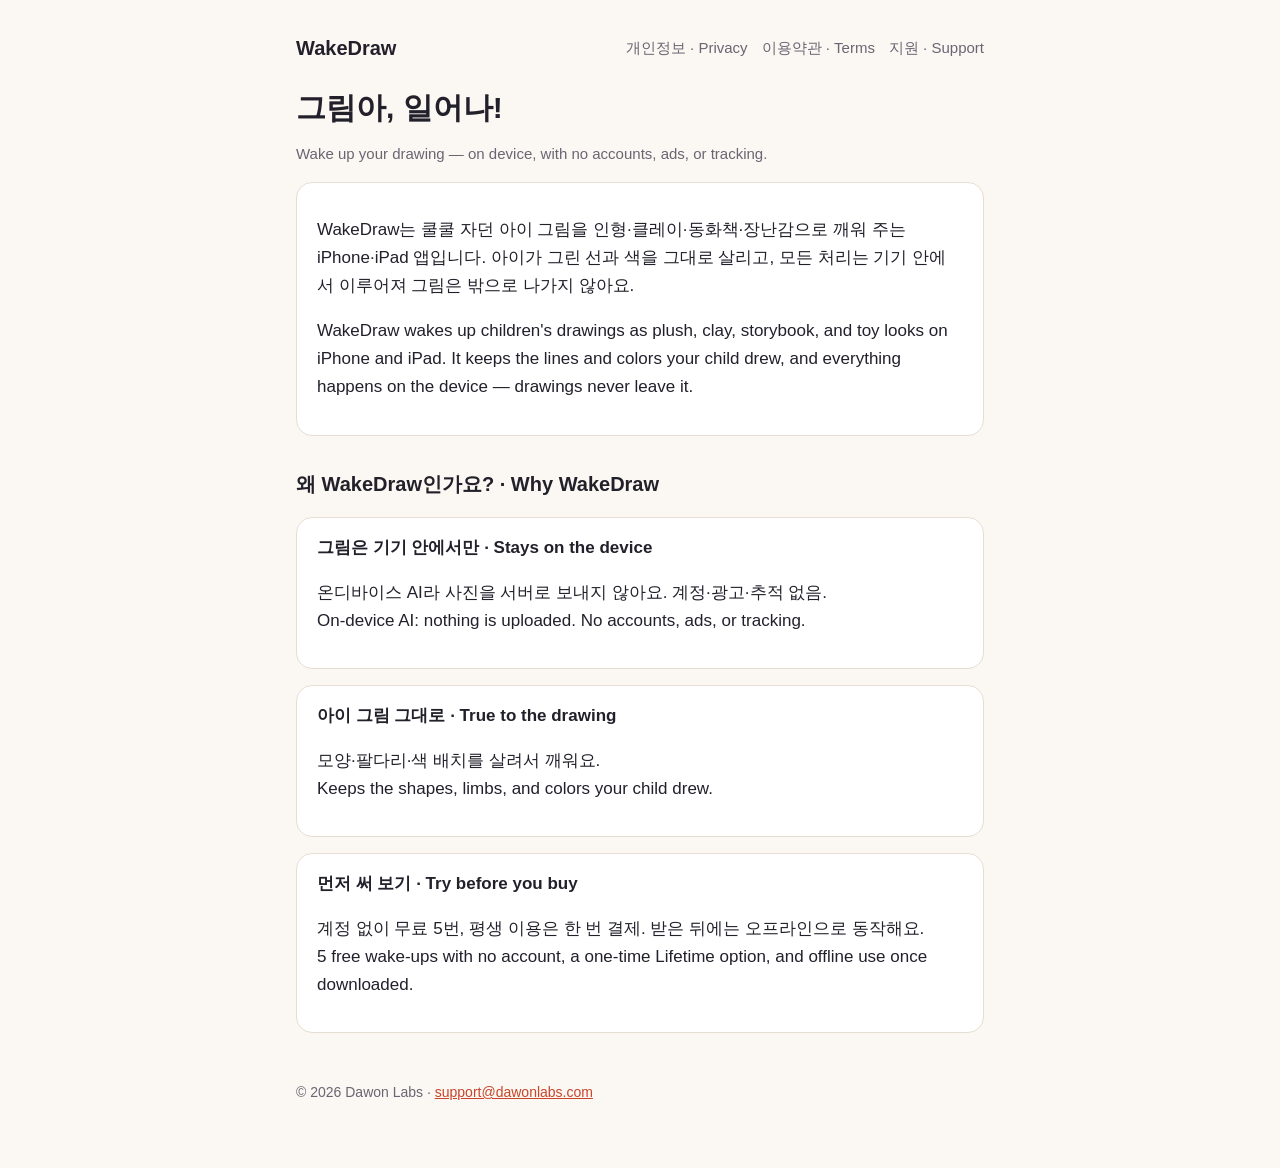
<file: index.html>
<!doctype html><html lang="ko"><head><meta charset="utf-8"><meta name="viewport" content="width=device-width,initial-scale=1">
<title>WakeDraw</title><link rel="stylesheet" href="style.css"></head><body><main>
<header><a class="home" href="./">WakeDraw</a><nav><a href="privacy/">개인정보 · Privacy</a><a href="terms/">이용약관 · Terms</a><a href="support/">지원 · Support</a></nav></header>
<h1>그림아, 일어나!</h1>
<p class="sub">Wake up your drawing — on device, with no accounts, ads, or tracking.</p>
<div class="card"><p>WakeDraw는 쿨쿨 자던 아이 그림을 인형·클레이·동화책·장난감으로 깨워 주는 iPhone·iPad 앱입니다. 아이가 그린 선과 색을 그대로 살리고, 모든 처리는 기기 안에서 이루어져 그림은 밖으로 나가지 않아요.</p>
<p>WakeDraw wakes up children's drawings as plush, clay, storybook, and toy looks on iPhone and iPad. It keeps the lines and colors your child drew, and everything happens on the device — drawings never leave it.</p></div>
<h2>왜 WakeDraw인가요? · Why WakeDraw</h2>
<div class="card"><strong>그림은 기기 안에서만 · Stays on the device</strong><p>온디바이스 AI라 사진을 서버로 보내지 않아요. 계정·광고·추적 없음.<br>On-device AI: nothing is uploaded. No accounts, ads, or tracking.</p></div>
<div class="card"><strong>아이 그림 그대로 · True to the drawing</strong><p>모양·팔다리·색 배치를 살려서 깨워요.<br>Keeps the shapes, limbs, and colors your child drew.</p></div>
<div class="card"><strong>먼저 써 보기 · Try before you buy</strong><p>계정 없이 무료 5번, 평생 이용은 한 번 결제. 받은 뒤에는 오프라인으로 동작해요.<br>5 free wake-ups with no account, a one-time Lifetime option, and offline use once downloaded.</p></div>
<footer>© 2026 Dawon Labs · <a href="mailto:support@dawonlabs.com">support@dawonlabs.com</a></footer>
</main></body></html>
</file>
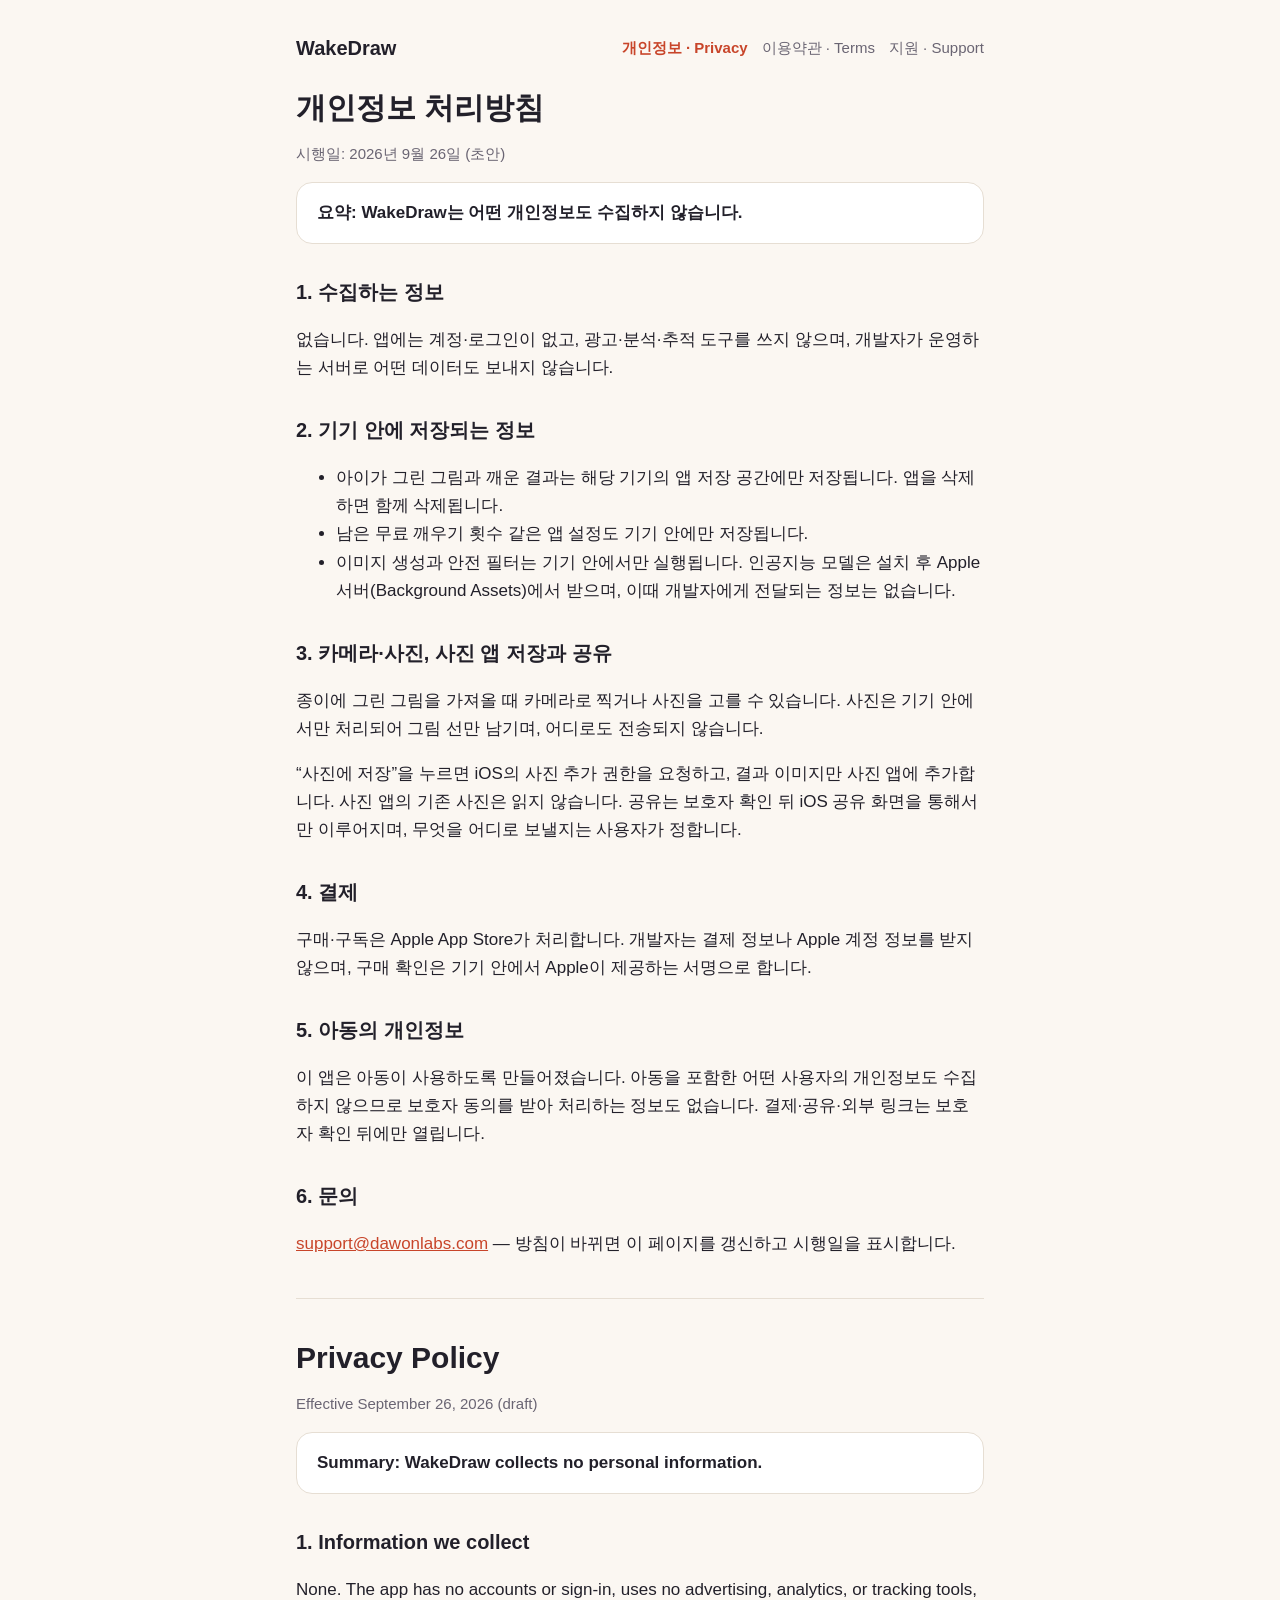
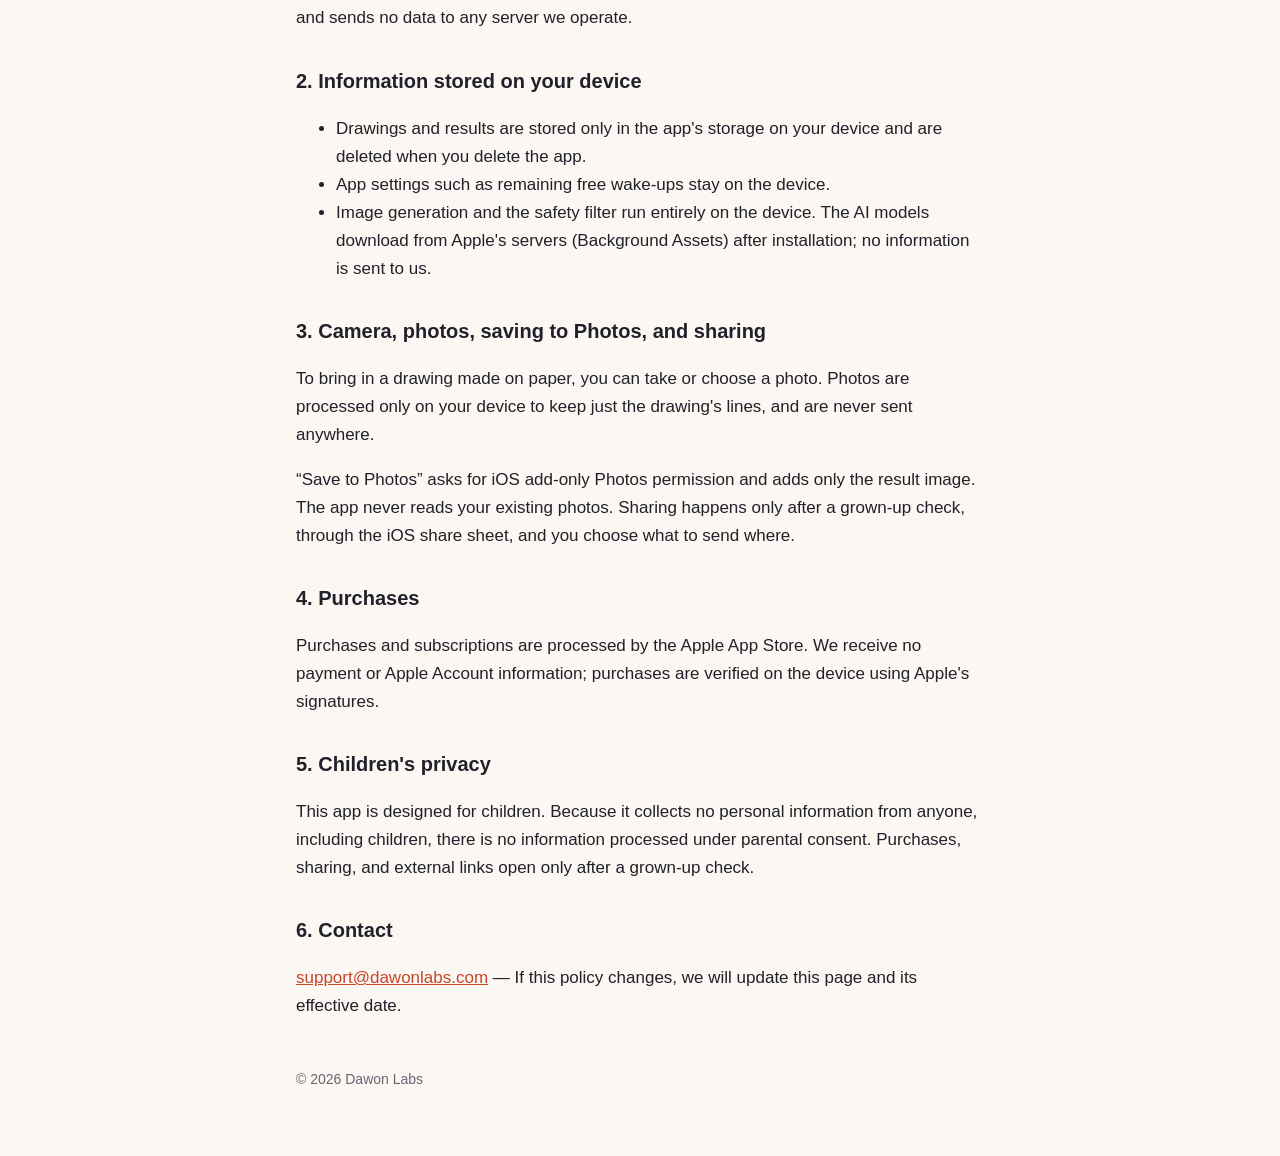
<file: privacy/index.html>
<!doctype html><html lang="ko"><head><meta charset="utf-8"><meta name="viewport" content="width=device-width,initial-scale=1">
<title>개인정보 처리방침 · WakeDraw</title><link rel="stylesheet" href="../style.css"></head><body><main>
<header><a class="home" href="../">WakeDraw</a><nav><a href="./" aria-current="page">개인정보 · Privacy</a><a href="../terms/">이용약관 · Terms</a><a href="../support/">지원 · Support</a></nav></header>
<h1>개인정보 처리방침</h1><p class="sub">시행일: 2026년 9월 26일 (초안)</p>
<div class="card"><strong>요약: WakeDraw는 어떤 개인정보도 수집하지 않습니다.</strong></div>
<h2>1. 수집하는 정보</h2>
<p>없습니다. 앱에는 계정·로그인이 없고, 광고·분석·추적 도구를 쓰지 않으며, 개발자가 운영하는 서버로 어떤 데이터도 보내지 않습니다.</p>
<h2>2. 기기 안에 저장되는 정보</h2>
<ul><li>아이가 그린 그림과 깨운 결과는 해당 기기의 앱 저장 공간에만 저장됩니다. 앱을 삭제하면 함께 삭제됩니다.</li>
<li>남은 무료 깨우기 횟수 같은 앱 설정도 기기 안에만 저장됩니다.</li>
<li>이미지 생성과 안전 필터는 기기 안에서만 실행됩니다. 인공지능 모델은 설치 후 Apple 서버(Background Assets)에서 받으며, 이때 개발자에게 전달되는 정보는 없습니다.</li></ul>
<h2>3. 카메라·사진, 사진 앱 저장과 공유</h2>
<p>종이에 그린 그림을 가져올 때 카메라로 찍거나 사진을 고를 수 있습니다. 사진은 기기 안에서만 처리되어 그림 선만 남기며, 어디로도 전송되지 않습니다.</p>
<p>“사진에 저장”을 누르면 iOS의 사진 추가 권한을 요청하고, 결과 이미지만 사진 앱에 추가합니다. 사진 앱의 기존 사진은 읽지 않습니다. 공유는 보호자 확인 뒤 iOS 공유 화면을 통해서만 이루어지며, 무엇을 어디로 보낼지는 사용자가 정합니다.</p>
<h2>4. 결제</h2>
<p>구매·구독은 Apple App Store가 처리합니다. 개발자는 결제 정보나 Apple 계정 정보를 받지 않으며, 구매 확인은 기기 안에서 Apple이 제공하는 서명으로 합니다.</p>
<h2>5. 아동의 개인정보</h2>
<p>이 앱은 아동이 사용하도록 만들어졌습니다. 아동을 포함한 어떤 사용자의 개인정보도 수집하지 않으므로 보호자 동의를 받아 처리하는 정보도 없습니다. 결제·공유·외부 링크는 보호자 확인 뒤에만 열립니다.</p>
<h2>6. 문의</h2>
<p><a href="mailto:support@dawonlabs.com">support@dawonlabs.com</a> — 방침이 바뀌면 이 페이지를 갱신하고 시행일을 표시합니다.</p>
<hr style="border:none;border-top:1px solid var(--line);margin:40px 0">
<h1 lang="en">Privacy Policy</h1><p class="sub" lang="en">Effective September 26, 2026 (draft)</p>
<div lang="en">
<div class="card"><strong>Summary: WakeDraw collects no personal information.</strong></div>
<h2>1. Information we collect</h2><p>None. The app has no accounts or sign-in, uses no advertising, analytics, or tracking tools, and sends no data to any server we operate.</p>
<h2>2. Information stored on your device</h2><ul><li>Drawings and results are stored only in the app's storage on your device and are deleted when you delete the app.</li><li>App settings such as remaining free wake-ups stay on the device.</li><li>Image generation and the safety filter run entirely on the device. The AI models download from Apple's servers (Background Assets) after installation; no information is sent to us.</li></ul>
<h2>3. Camera, photos, saving to Photos, and sharing</h2><p>To bring in a drawing made on paper, you can take or choose a photo. Photos are processed only on your device to keep just the drawing's lines, and are never sent anywhere.</p><p>“Save to Photos” asks for iOS add-only Photos permission and adds only the result image. The app never reads your existing photos. Sharing happens only after a grown-up check, through the iOS share sheet, and you choose what to send where.</p>
<h2>4. Purchases</h2><p>Purchases and subscriptions are processed by the Apple App Store. We receive no payment or Apple Account information; purchases are verified on the device using Apple's signatures.</p>
<h2>5. Children's privacy</h2><p>This app is designed for children. Because it collects no personal information from anyone, including children, there is no information processed under parental consent. Purchases, sharing, and external links open only after a grown-up check.</p>
<h2>6. Contact</h2><p><a href="mailto:support@dawonlabs.com">support@dawonlabs.com</a> — If this policy changes, we will update this page and its effective date.</p>
</div>
<footer>© 2026 Dawon Labs</footer></main></body></html>
</file>
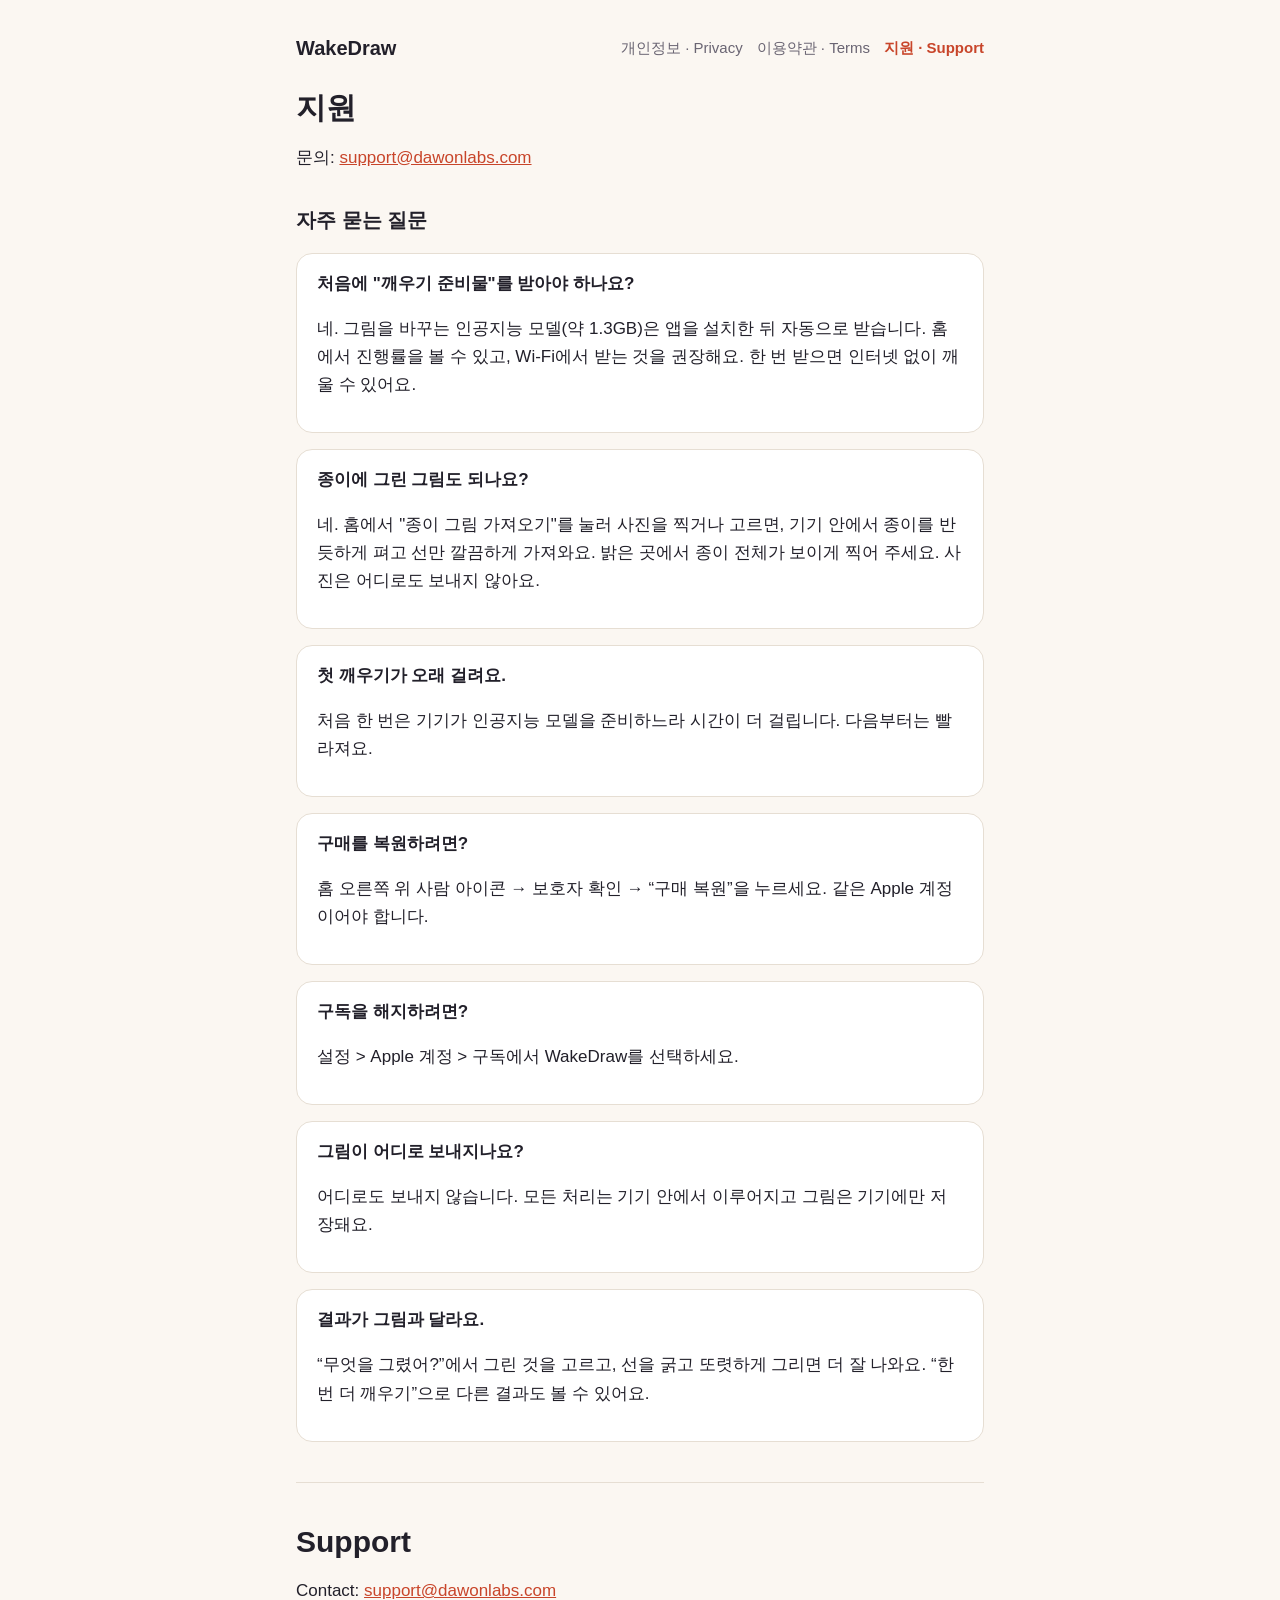
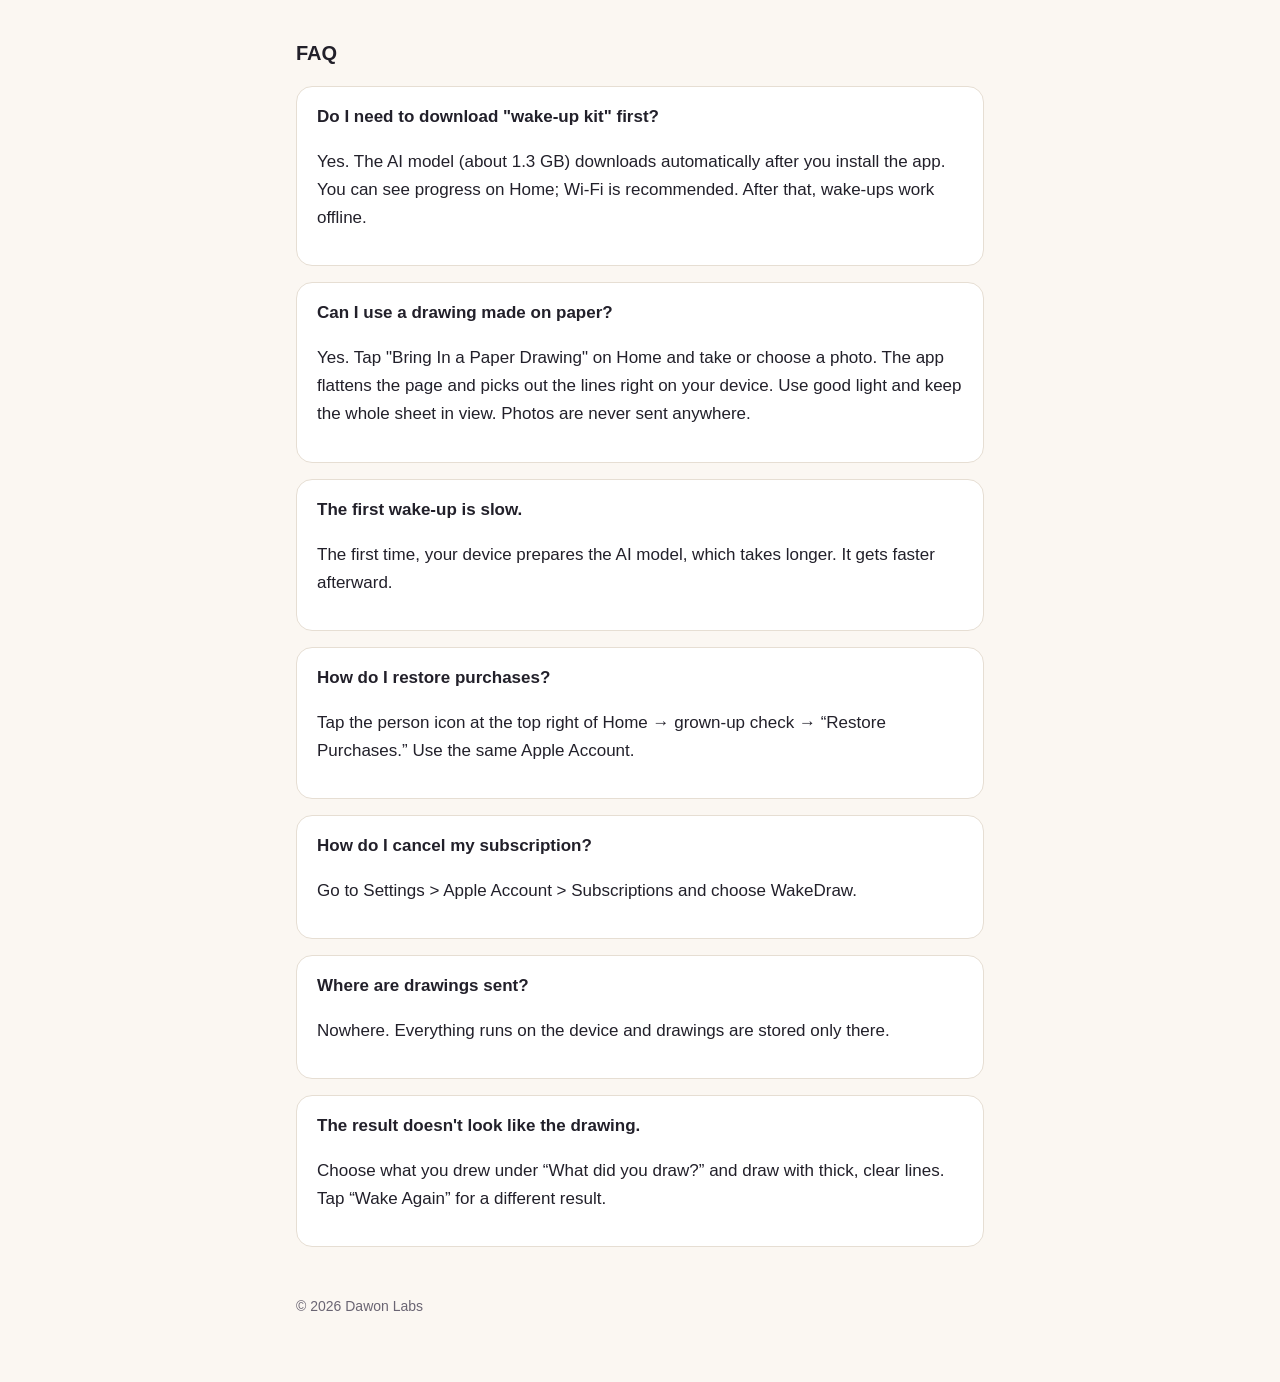
<file: support/index.html>
<!doctype html><html lang="ko"><head><meta charset="utf-8"><meta name="viewport" content="width=device-width,initial-scale=1">
<title>지원 · WakeDraw</title><link rel="stylesheet" href="../style.css"></head><body><main>
<header><a class="home" href="../">WakeDraw</a><nav><a href="../privacy/">개인정보 · Privacy</a><a href="../terms/">이용약관 · Terms</a><a href="./" aria-current="page">지원 · Support</a></nav></header>
<h1>지원</h1><p>문의: <a href="mailto:support@dawonlabs.com">support@dawonlabs.com</a></p>
<h2>자주 묻는 질문</h2>
<div class="card"><strong>처음에 "깨우기 준비물"를 받아야 하나요?</strong><p>네. 그림을 바꾸는 인공지능 모델(약 1.3GB)은 앱을 설치한 뒤 자동으로 받습니다. 홈에서 진행률을 볼 수 있고, Wi‑Fi에서 받는 것을 권장해요. 한 번 받으면 인터넷 없이 깨울 수 있어요.</p></div>
<div class="card"><strong>종이에 그린 그림도 되나요?</strong><p>네. 홈에서 "종이 그림 가져오기"를 눌러 사진을 찍거나 고르면, 기기 안에서 종이를 반듯하게 펴고 선만 깔끔하게 가져와요. 밝은 곳에서 종이 전체가 보이게 찍어 주세요. 사진은 어디로도 보내지 않아요.</p></div>
<div class="card"><strong>첫 깨우기가 오래 걸려요.</strong><p>처음 한 번은 기기가 인공지능 모델을 준비하느라 시간이 더 걸립니다. 다음부터는 빨라져요.</p></div>
<div class="card"><strong>구매를 복원하려면?</strong><p>홈 오른쪽 위 사람 아이콘 → 보호자 확인 → “구매 복원”을 누르세요. 같은 Apple 계정이어야 합니다.</p></div>
<div class="card"><strong>구독을 해지하려면?</strong><p>설정 &gt; Apple 계정 &gt; 구독에서 WakeDraw를 선택하세요.</p></div>
<div class="card"><strong>그림이 어디로 보내지나요?</strong><p>어디로도 보내지 않습니다. 모든 처리는 기기 안에서 이루어지고 그림은 기기에만 저장돼요.</p></div>
<div class="card"><strong>결과가 그림과 달라요.</strong><p>“무엇을 그렸어?”에서 그린 것을 고르고, 선을 굵고 또렷하게 그리면 더 잘 나와요. “한 번 더 깨우기”으로 다른 결과도 볼 수 있어요.</p></div>
<hr style="border:none;border-top:1px solid var(--line);margin:40px 0">
<div lang="en"><h1>Support</h1><p>Contact: <a href="mailto:support@dawonlabs.com">support@dawonlabs.com</a></p>
<h2>FAQ</h2>
<div class="card"><strong>Do I need to download "wake-up kit" first?</strong><p>Yes. The AI model (about 1.3 GB) downloads automatically after you install the app. You can see progress on Home; Wi‑Fi is recommended. After that, wake-ups work offline.</p></div>
<div class="card"><strong>Can I use a drawing made on paper?</strong><p>Yes. Tap "Bring In a Paper Drawing" on Home and take or choose a photo. The app flattens the page and picks out the lines right on your device. Use good light and keep the whole sheet in view. Photos are never sent anywhere.</p></div>
<div class="card"><strong>The first wake-up is slow.</strong><p>The first time, your device prepares the AI model, which takes longer. It gets faster afterward.</p></div>
<div class="card"><strong>How do I restore purchases?</strong><p>Tap the person icon at the top right of Home → grown-up check → “Restore Purchases.” Use the same Apple Account.</p></div>
<div class="card"><strong>How do I cancel my subscription?</strong><p>Go to Settings &gt; Apple Account &gt; Subscriptions and choose WakeDraw.</p></div>
<div class="card"><strong>Where are drawings sent?</strong><p>Nowhere. Everything runs on the device and drawings are stored only there.</p></div>
<div class="card"><strong>The result doesn't look like the drawing.</strong><p>Choose what you drew under “What did you draw?” and draw with thick, clear lines. Tap “Wake Again” for a different result.</p></div></div>
<footer>© 2026 Dawon Labs</footer></main></body></html>
</file>
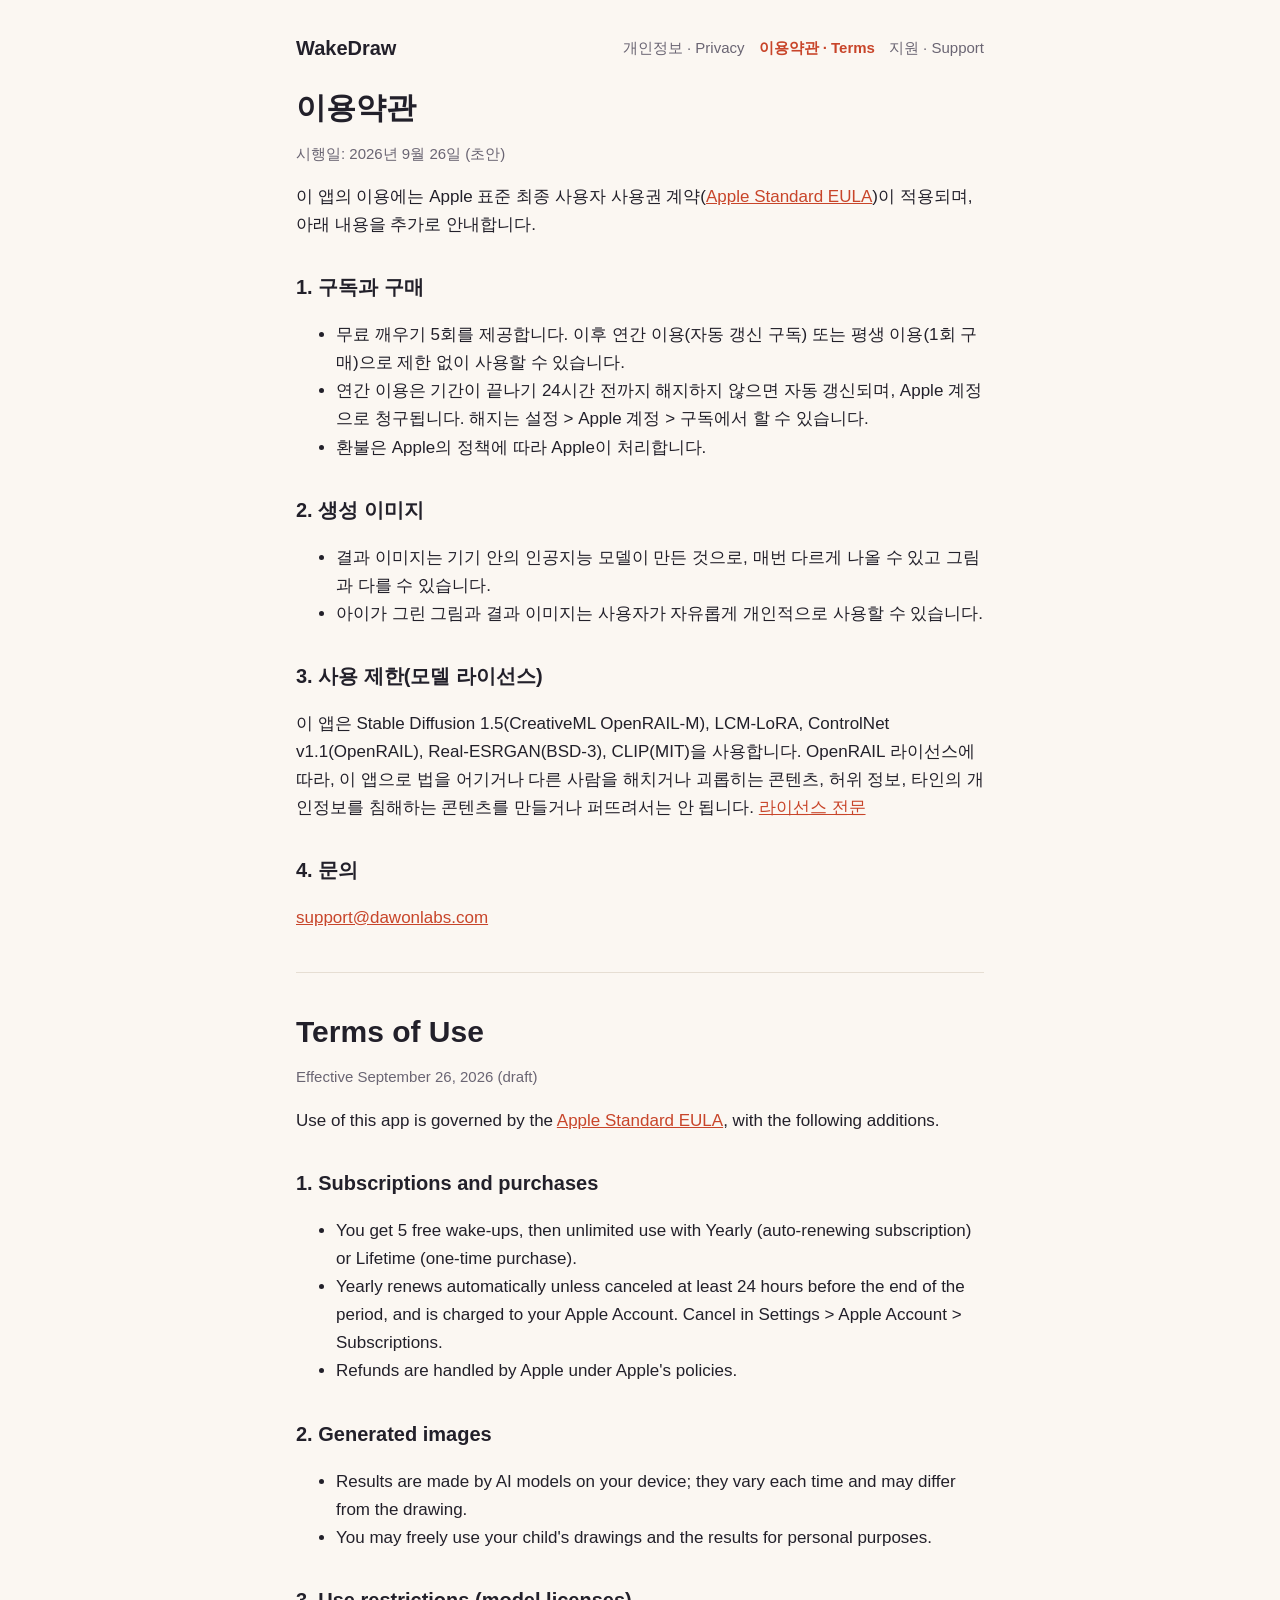
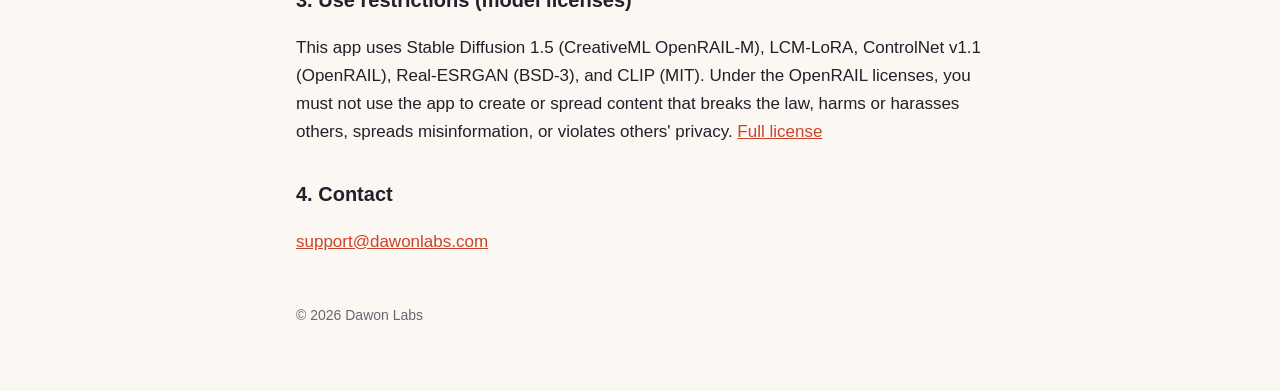
<file: terms/index.html>
<!doctype html><html lang="ko"><head><meta charset="utf-8"><meta name="viewport" content="width=device-width,initial-scale=1">
<title>이용약관 · WakeDraw</title><link rel="stylesheet" href="../style.css"></head><body><main>
<header><a class="home" href="../">WakeDraw</a><nav><a href="../privacy/">개인정보 · Privacy</a><a href="./" aria-current="page">이용약관 · Terms</a><a href="../support/">지원 · Support</a></nav></header>
<h1>이용약관</h1><p class="sub">시행일: 2026년 9월 26일 (초안)</p>
<p>이 앱의 이용에는 Apple 표준 최종 사용자 사용권 계약(<a href="https://www.apple.com/legal/internet-services/itunes/dev/stdeula/">Apple Standard EULA</a>)이 적용되며, 아래 내용을 추가로 안내합니다.</p>
<h2>1. 구독과 구매</h2><ul><li>무료 깨우기 5회를 제공합니다. 이후 연간 이용(자동 갱신 구독) 또는 평생 이용(1회 구매)으로 제한 없이 사용할 수 있습니다.</li>
<li>연간 이용은 기간이 끝나기 24시간 전까지 해지하지 않으면 자동 갱신되며, Apple 계정으로 청구됩니다. 해지는 설정 &gt; Apple 계정 &gt; 구독에서 할 수 있습니다.</li>
<li>환불은 Apple의 정책에 따라 Apple이 처리합니다.</li></ul>
<h2>2. 생성 이미지</h2><ul><li>결과 이미지는 기기 안의 인공지능 모델이 만든 것으로, 매번 다르게 나올 수 있고 그림과 다를 수 있습니다.</li>
<li>아이가 그린 그림과 결과 이미지는 사용자가 자유롭게 개인적으로 사용할 수 있습니다.</li></ul>
<h2>3. 사용 제한(모델 라이선스)</h2><p>이 앱은 Stable Diffusion 1.5(CreativeML OpenRAIL-M), LCM-LoRA, ControlNet v1.1(OpenRAIL), Real-ESRGAN(BSD-3), CLIP(MIT)을 사용합니다. OpenRAIL 라이선스에 따라, 이 앱으로 법을 어기거나 다른 사람을 해치거나 괴롭히는 콘텐츠, 허위 정보, 타인의 개인정보를 침해하는 콘텐츠를 만들거나 퍼뜨려서는 안 됩니다. <a href="https://huggingface.co/spaces/CompVis/stable-diffusion-license">라이선스 전문</a></p>
<h2>4. 문의</h2><p><a href="mailto:support@dawonlabs.com">support@dawonlabs.com</a></p>
<hr style="border:none;border-top:1px solid var(--line);margin:40px 0">
<div lang="en"><h1>Terms of Use</h1><p class="sub">Effective September 26, 2026 (draft)</p>
<p>Use of this app is governed by the <a href="https://www.apple.com/legal/internet-services/itunes/dev/stdeula/">Apple Standard EULA</a>, with the following additions.</p>
<h2>1. Subscriptions and purchases</h2><ul><li>You get 5 free wake-ups, then unlimited use with Yearly (auto-renewing subscription) or Lifetime (one-time purchase).</li><li>Yearly renews automatically unless canceled at least 24 hours before the end of the period, and is charged to your Apple Account. Cancel in Settings &gt; Apple Account &gt; Subscriptions.</li><li>Refunds are handled by Apple under Apple's policies.</li></ul>
<h2>2. Generated images</h2><ul><li>Results are made by AI models on your device; they vary each time and may differ from the drawing.</li><li>You may freely use your child's drawings and the results for personal purposes.</li></ul>
<h2>3. Use restrictions (model licenses)</h2><p>This app uses Stable Diffusion 1.5 (CreativeML OpenRAIL-M), LCM-LoRA, ControlNet v1.1 (OpenRAIL), Real-ESRGAN (BSD-3), and CLIP (MIT). Under the OpenRAIL licenses, you must not use the app to create or spread content that breaks the law, harms or harasses others, spreads misinformation, or violates others' privacy. <a href="https://huggingface.co/spaces/CompVis/stable-diffusion-license">Full license</a></p>
<h2>4. Contact</h2><p><a href="mailto:support@dawonlabs.com">support@dawonlabs.com</a></p></div>
<footer>© 2026 Dawon Labs</footer></main></body></html>
</file>
<file: style.css>
:root{--bg:#FBF7F2;--surface:#fff;--text:#22202A;--sub:#6A6573;--accent:#C8452A;--line:#E6DED3}
@media (prefers-color-scheme:dark){:root{--bg:#151419;--surface:#212026;--text:#F5F2EE;--sub:#ABA6B4;--accent:#FF8A6B;--line:#3A3842}}
*{box-sizing:border-box}
body{margin:0;background:var(--bg);color:var(--text);font:17px/1.65 -apple-system,BlinkMacSystemFont,"Apple SD Gothic Neo","Segoe UI",sans-serif}
main{max-width:720px;margin:0 auto;padding:32px 16px 64px}
header{display:flex;justify-content:space-between;align-items:center;gap:12px;flex-wrap:wrap;margin-bottom:24px}
header a.home{font-weight:700;color:var(--text);text-decoration:none;font-size:20px}
nav{display:flex;flex-wrap:wrap;gap:4px 14px}
nav a{color:var(--sub);text-decoration:none;font-size:15px;white-space:nowrap}
nav a[aria-current]{color:var(--accent);font-weight:600}
h1{font-size:30px;line-height:1.25;margin:8px 0 4px}
h2{font-size:20px;margin:32px 0 8px}
p,li{color:var(--text)}
.sub{color:var(--sub);font-size:15px}
.card{background:var(--surface);border:1px solid var(--line);border-radius:16px;padding:16px 20px;margin:16px 0}
a{color:var(--accent)}
.lang{font-size:14px}
footer{margin-top:48px;color:var(--sub);font-size:14px}
</file>
